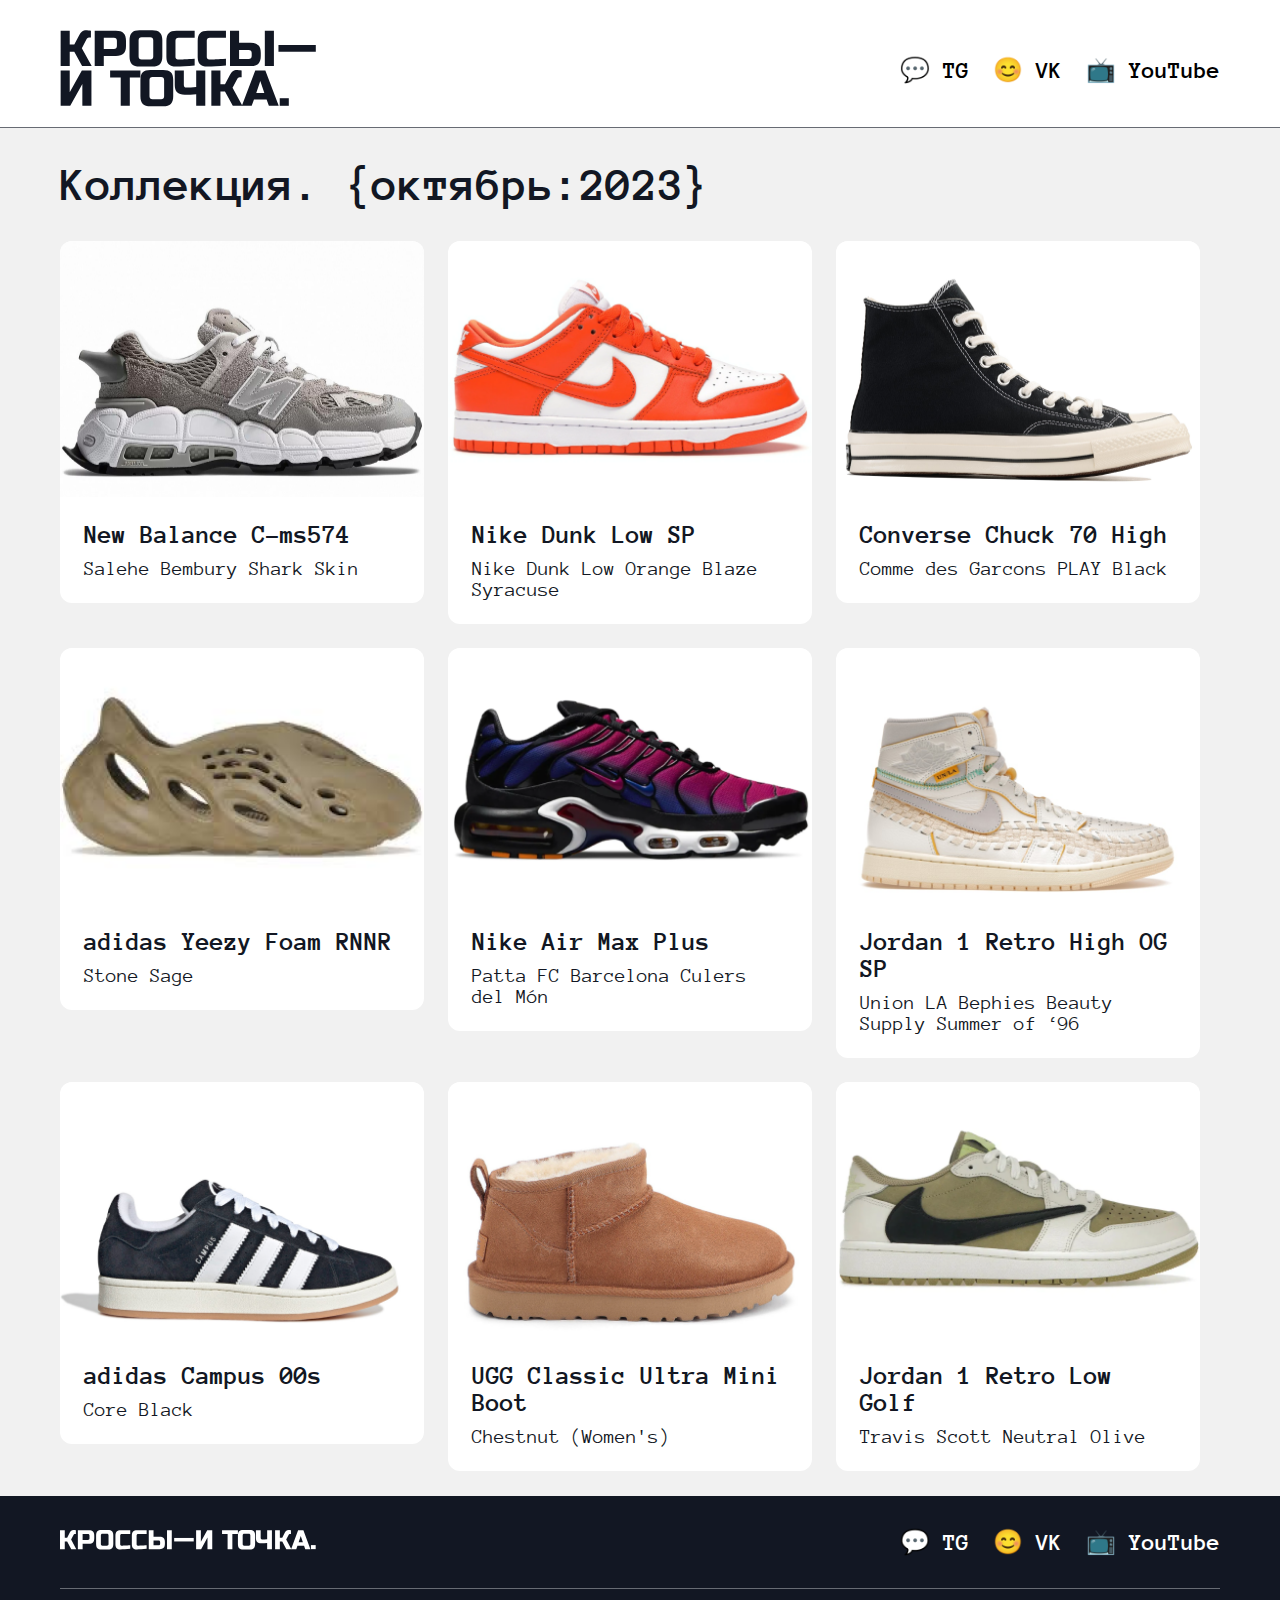
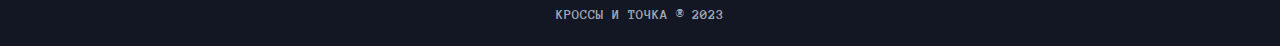
<file: index.html>
<!DOCTYPE html>
<html lang="ru">
  <head>
    <meta charset="UTF-8" />
    <meta name="danila_the_best" content="width=device-width, initial-scale=1.0" />
    <title>Кроссы — и точка</title>
    <link rel="stylesheet" href="./style.css" />
  </head>
  <body>
    <header class="header__main">
      <div class="width__container">
        <div class="header__content">
          <a href="#" class="header__logo">
            <img src="./detail/images/header_logo.svg" alt="Главная Страница"/>
          </a>

          <nav>
            <ul class="header__nav">
              <li class="header__nav_link"><a href="#">💬 TG</a></li>
              <li class="header__nav_link"><a href="#">😊 VK</a></li>
              <li class="header__nav_link"><a href="#">📺 YouTube</a></li>
            </ul>
          </nav>
        </div>
      </div>
    </header>

    <div class="width__container">
      <h2 class="subtitle">Коллекция. {октябрь:2023}</h2>

      <main class="sneaker__container">
        <a
          class="sneaker__detail-link"
          href="./crossy/New Balance C-ms574.html"
        >
          <div class="sneaker__card">
            <img
              alt="New Balance C-ms574"
              src="./detail/images/shoes/New Balance C-ms574.png"
              class="sneaker__image"
            />
            <div class="sneaker__name">
              <h3 class="sneaker__title">New Balance C-ms574</h3>
              <p class="sneaker__text">Salehe Bembury Shark Skin</p>
            </div>
          </div>
        </a>
        <a class="sneaker__detail-link" href="./crossy/Nike Dunk Low SP.html">
          <div class="sneaker__card">
            <img
              alt="Nike Dunk Low SP"
              src="./detail/images/shoes/Nike Dunk Low SP.png"
              class="sneaker__image"
            />
            <div class="sneaker__name">
              <h3 class="sneaker__title">Nike Dunk Low SP</h3>
              <p class="sneaker__text">Nike Dunk Low Orange Blaze Syracuse</p>
            </div>
          </div>
        </a>
        <a
          class="sneaker__detail-link"
          href="./crossy/Converse Chuck 70 High.html"
        >
          <div class="sneaker__card">
            <img
              alt="Converse Chuck 70 Hi"
              src="./detail/images/shoes/Converse Chuck 70 High.png"
              class="sneaker__image"
            />
            <div class="sneaker__name">
              <h3 class="sneaker__title">Converse Chuck 70 High</h3>
              <p class="sneaker__text">Comme des Garcons PLAY Black</p>
            </div>
          </div>
        </a>
        <div class="sneaker__card">
          <img
            alt="adidas Yeezy Foam RNNR"
            src="./detail/images/shoes/adidas Yeezy Foam RNNR.png"
            class="sneaker__image"
          />
          <div class="sneaker__name">
            <h3 class="sneaker__title">adidas Yeezy Foam RNNR</h3>
            <p class="sneaker__text">Stone Sage</p>
          </div>
        </div>
        <div class="sneaker__card">
          <img
            alt="Nike Air Max Plus"
            src="./detail/images/shoes/Nike Air Max Plus.png"
            class="sneaker__image"
          />
          <div class="sneaker__name">
            <h3 class="sneaker__title">Nike Air Max Plus</h3>
            <p class="sneaker__text">Patta FC Barcelona Culers del Món</p>
          </div>
        </div>
        <div class="sneaker__card">
          <img
            alt="Jordan 1 Retro High OG SP"
            src="./detail/images/shoes/Jordan 1 Retro High OG SP.png"
            class="sneaker__image"
          />
          <div class="sneaker__name">
            <h3 class="sneaker__title">Jordan 1 Retro High OG SP</h3>
            <p class="sneaker__text">
              Union LA Bephies Beauty Supply Summer of ‘96
            </p>
          </div>
        </div>
        <div class="sneaker__card">
          <img
            alt="adidas Campus 00s"
            src="./detail/images/shoes/adidas Campus 00s.png"
            class="sneaker__image"
          />
          <div class="sneaker__name">
            <h3 class="sneaker__title">adidas Campus 00s</h3>
            <p class="sneaker__text">Core Black</p>
          </div>
        </div>

        <div class="sneaker__card">
          <img
            alt="UGG Classic Ultra Mini Boot"
            src="./detail/images/shoes/UGG Classic Ultra Mini Boot.png"
            class="sneaker__image"
          />
          <div class="sneaker__name">
            <h3 class="sneaker__title">UGG Classic Ultra Mini Boot</h3>
            <p class="sneaker__text">Chestnut (Women's)</p>
          </div>
        </div>

        <div class="sneaker__card">
          <img
            alt="Jordan 1 Retro Low Golf"
            src="./detail/images/shoes/Jordan 1 Retro Low Golf.png"
            class="sneaker__image"
          />
          <div class="sneaker__name">
            <h3 class="sneaker__title">Jordan 1 Retro Low Golf</h3>
            <p class="sneaker__text">Travis Scott Neutral Olive</p>
          </div>
        </div>
      </main>
    </div>

    <footer class="footer__main">
      <div class="width__container">
        <div class="footer__content">
          <a href="#" class="footer_logo"
            ><img src="./detail/images/footer_logo.svg" alt="Главная Страница"
          /></a>

          <nav>
            <ul class="footer__nav">
              <li class="footer__nav_link"><a href="#">💬 TG</a></li>
              <li class="footer__nav_link"><a href="#">😊 VK</a></li>
              <li class="footer__nav_link"><a href="#">📺 YouTube</a></li>
            </ul>
          </nav>
        </div>

        <div class="footer__devider"></div>
      </div>

      <div class="footer__copy">
        <p>КРОССЫ И ТОЧКА ® 2023</p>
      </div>
    </footer>
  </body>
</html>
</file>
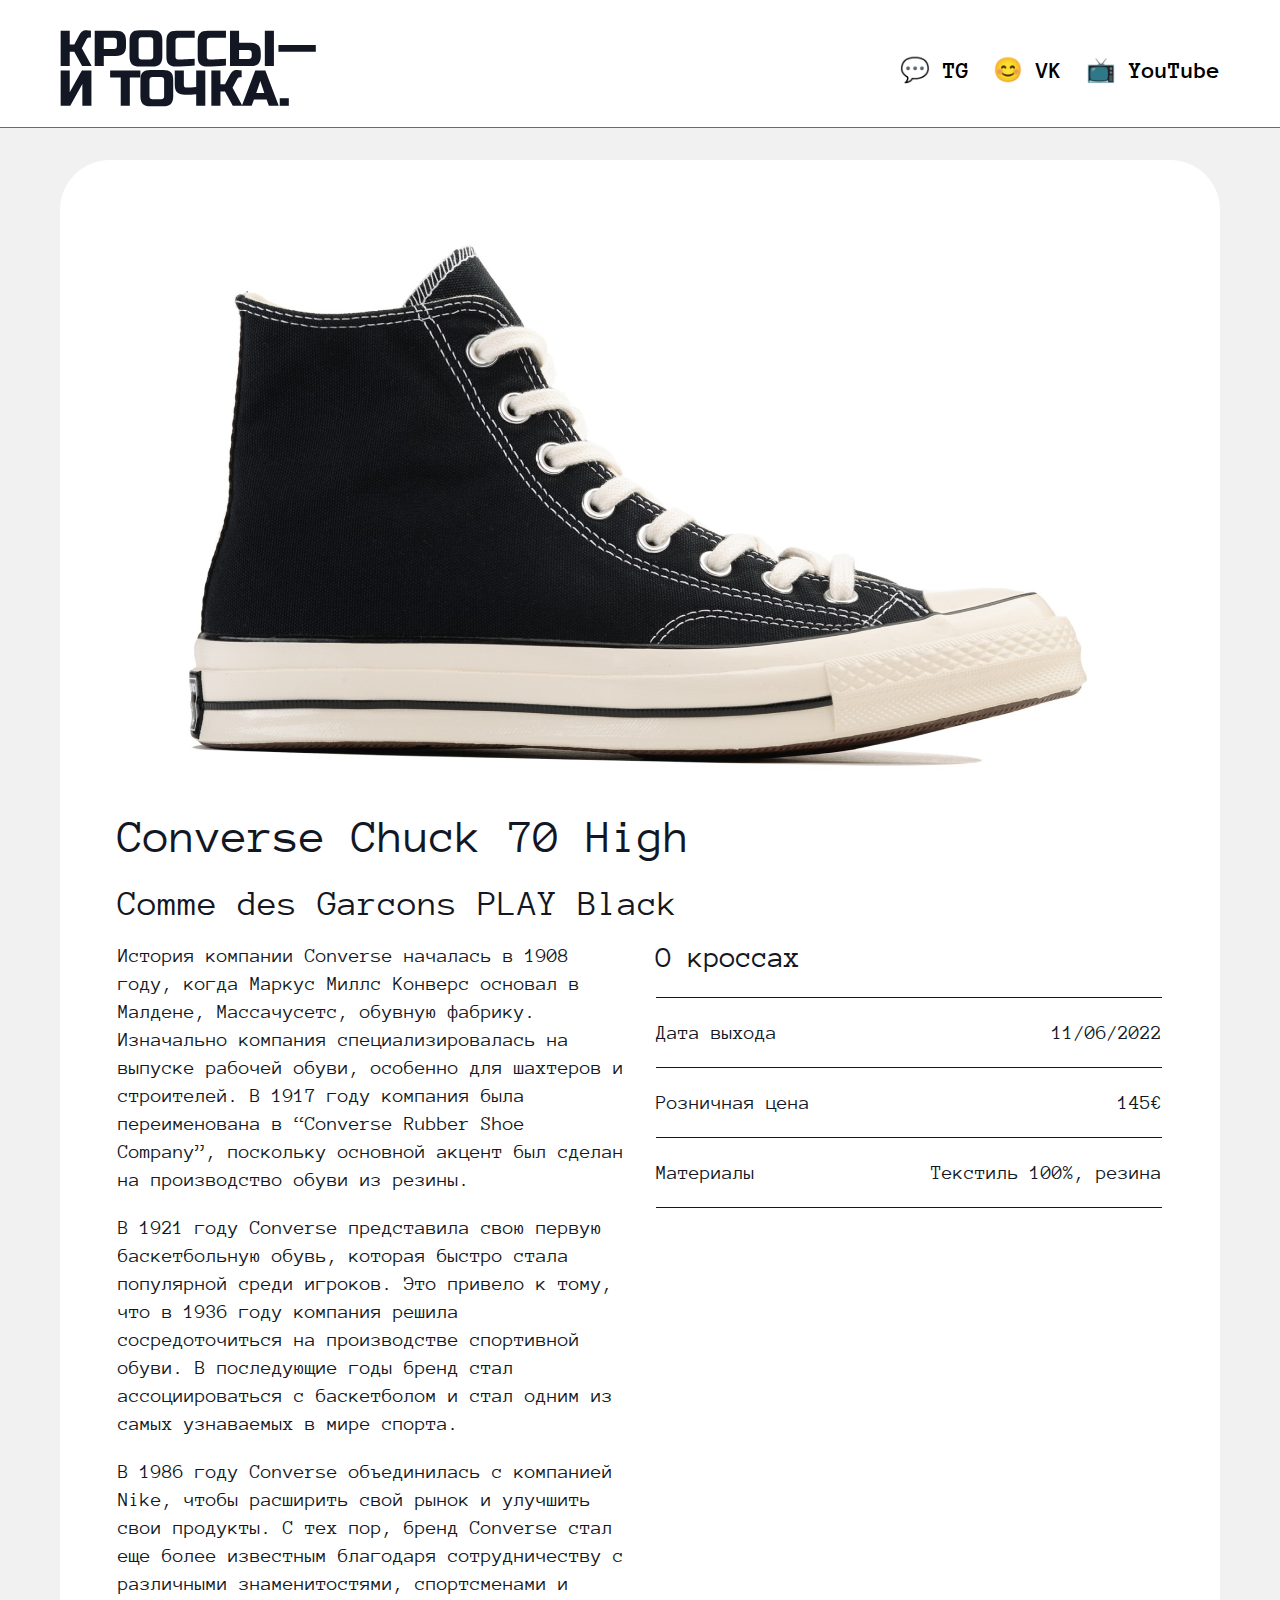
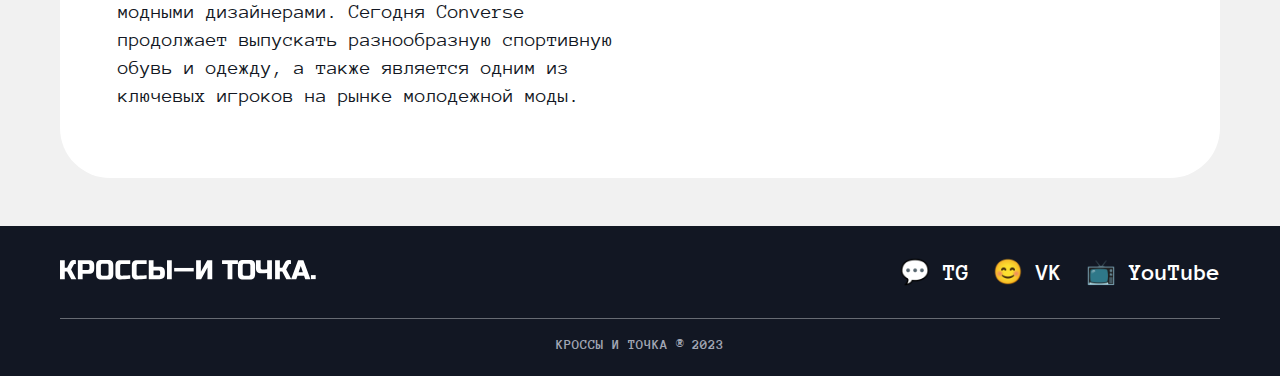
<file: crossy/Converse Chuck 70 High.html>
<!DOCTYPE html>
<html lang="en">
  <head>
    <meta charset="UTF-8" />
    <meta name="viewport" content="width=device-width, initial-scale=1.0" />
    <title>Nike Dunk Low SP</title>
    <link rel="stylesheet" href="../style.css" />
  </head>

  <body>
    <header class="header__main">
      <div class="width__container">
        <div class="header__content">
          <a href="../index.html" class="header__logo"
            ><img src="../detail/images/header_logo.svg" alt="Главная Страница"
          /></a>

          <nav>
            <ul class="header__nav">
              <li class="header__nav_link"><a href="#">💬 TG</a></li>
              <li class="header__nav_link"><a href="#">😊 VK</a></li>
              <li class="header__nav_link"><a href="#">📺 YouTube</a></li>
            </ul>
          </nav>
        </div>
      </div>
    </header>

    <main>
      <div class="width__container">
        <div class="sneaker__details">
          <div class="width__container__details">
            <img
              alt="Converse Chuck 70 High"
              src="../detail/images/shoes/large/Converse Chuck 70 High.png"
              class="sneaker__detail__image"
            />
            <div class="sneaker__detail__name">
              <h3 class="sneaker__detail__title">Converse Chuck 70 High</h3>
              <p class="sneaker__detail__text">Comme des Garcons PLAY Black</p>
            </div>
            <div class="sneaker__detail_container">
              <div class="sneaker__detail_description">
                <p class="sneaker__detail_description-text">
                  История компании Converse началась в 1908 году, когда Маркус
                  Миллс Конверс основал в Малдене, Массачусетс, обувную фабрику.
                  Изначально компания специализировалась на выпуске рабочей
                  обуви, особенно для шахтеров и строителей. В 1917 году
                  компания была переименована в “Converse Rubber Shoe Company”,
                  поскольку основной акцент был сделан на производство обуви из
                  резины.
                </p>
                <p class="sneaker__detail_description-text">
                  В 1921 году Converse представила свою первую баскетбольную
                  обувь, которая быстро стала популярной среди игроков. Это
                  привело к тому, что в 1936 году компания решила
                  сосредоточиться на производстве спортивной обуви. В
                  последующие годы бренд стал ассоциироваться с баскетболом и
                  стал одним из самых узнаваемых в мире спорта.
                </p>
                <p class="sneaker__detail_description-text">
                  В 1986 году Converse объединилась с компанией Nike, чтобы
                  расширить свой рынок и улучшить свои продукты. С тех пор,
                  бренд Converse стал еще более известным благодаря
                  сотрудничеству с различными знаменитостями, спортсменами и
                  модными дизайнерами. Сегодня Converse продолжает выпускать
                  разнообразную спортивную обувь и одежду, а также является
                  одним из ключевых игроков на рынке молодежной моды.
                </p>
              </div>
              <div class="sneaker__detail_about">
                <h3 class="sneaker__detail_about-header">О кроссах</h3>
                <div class="sneaker__detail_about-item">
                  <p class="sneaker__detail_about-item_title">Дата выхода</p>
                  <p class="sneaker__detail_about-item_value">11/06/2022</p>
                </div>
                <div class="sneaker__detail_about-item">
                  <p class="sneaker__detail_about-item_title">Розничная цена</p>
                  <p class="sneaker__detail_about-item_value">145€</p>
                </div>
                <div class="sneaker__detail_about-item">
                  <p class="sneaker__detail_about-item_title">Материалы</p>
                  <p class="sneaker__detail_about-item_value">
                    Текстиль 100%, резина
                  </p>
                </div>
              </div>
            </div>
          </div>
        </div>
      </div>
    
    
    </main>

    <footer class="footer__main">
      <div class="width__container">
        <div class="footer__content">
          <a href="../index.html" class="footer_logo"
            ><img src="../detail/images/footer_logo.svg" alt="Главная Страница"
          /></a>

          <nav>
            <ul class="footer__nav">
              <li class="footer__nav_link"><a href="#">💬 TG</a></li>
              <li class="footer__nav_link"><a href="#">😊 VK</a></li>
              <li class="footer__nav_link"><a href="#">📺 YouTube</a></li>
            </ul>
          </nav>
        </div>

        <div class="footer__devider"></div>
      </div>

      <div class="footer__copy">
        <p>КРОССЫ И ТОЧКА ® 2023</p>
      </div>
    </footer>
  </body>
</html>
</file>
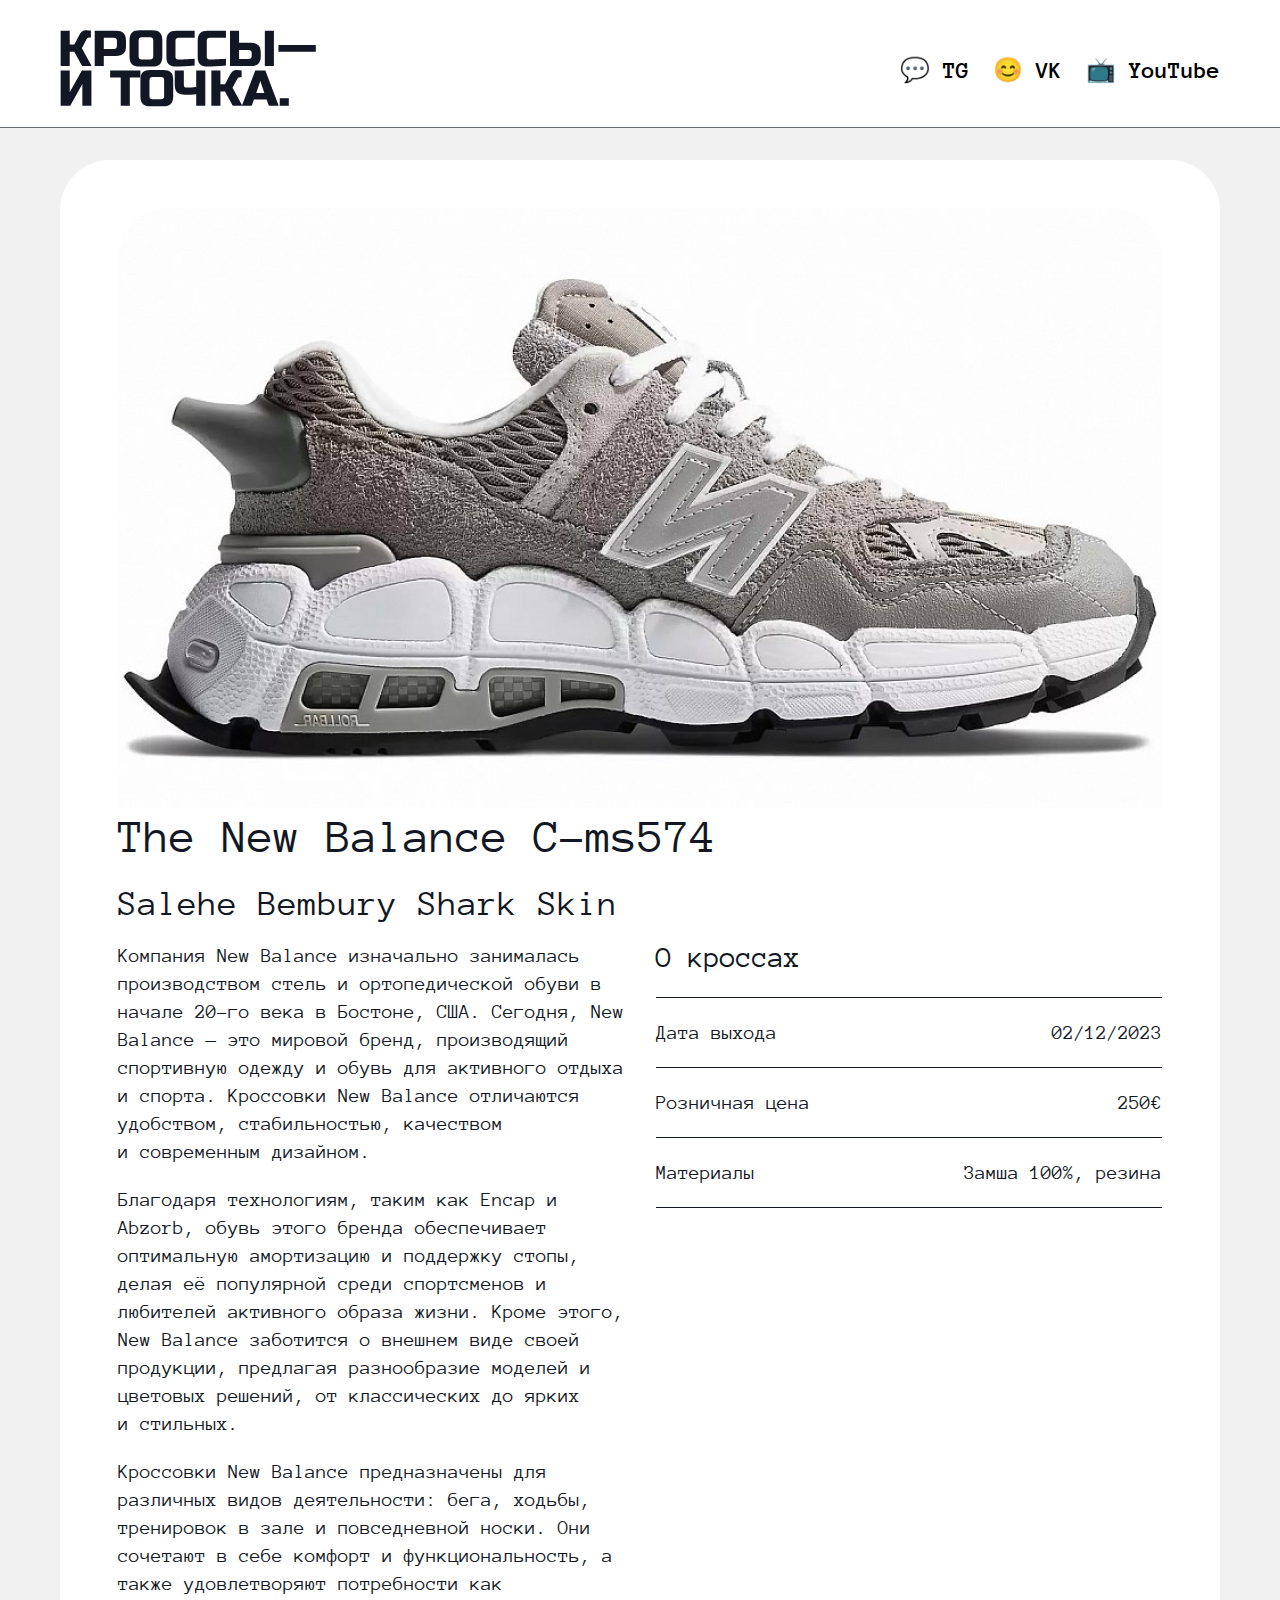
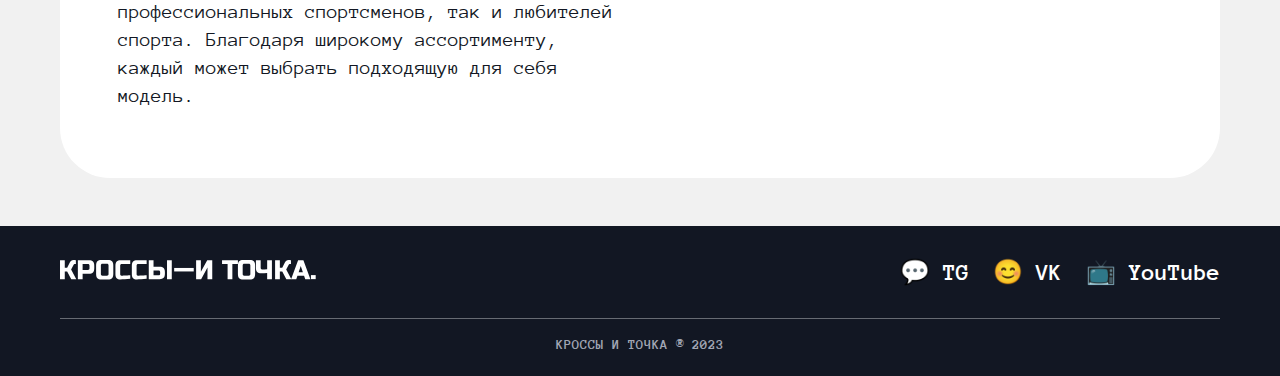
<file: crossy/New Balance C-ms574.html>
<!DOCTYPE html>
<html lang="ru">
  <head>
    <meta charset="UTF-8" />
    <meta name="viewport" content="width=device-width, initial-scale=1.0" />
    <title>Nike Dunk Low SP</title>
    <link rel="stylesheet" href="../style.css" />
  </head>
  <body>
    <header class="header__main">
      <div class="width__container">
        <div class="header__content">
          <a href="../index.html" class="header__logo"
            ><img src="../detail/images/header_logo.svg" alt="Главная Страница"
          /></a>

          <nav>
            <ul class="header__nav">
              <li class="header__nav_link"><a href="#">💬 TG</a></li>
              <li class="header__nav_link"><a href="#">😊 VK</a></li>
              <li class="header__nav_link"><a href="#">📺 YouTube</a></li>
            </ul>
          </nav>
        </div>
      </div>
    </header>

    <main>
      <div class="width__container">
        <div class="sneaker__details">
          <div class="width__container__details">
            <img
              alt="The New Balance C-ms574"
              src="../detail/images/shoes/large/New Balance C-ms574.png"
              class="sneaker__detail__image"
            />
            <div class="sneaker__detail__name">
              <h3 class="sneaker__detail__title">The New Balance C-ms574</h3>
              <p class="sneaker__detail__text">Salehe Bembury Shark Skin</p>
            </div>
            <div class="sneaker__detail_container">
              <div class="sneaker__detail_description">
                <p class="sneaker__detail_description-text">
                  Компания New Balance изначально занималась производством стель
                  и ортопедической обуви в начале 20-го века в Бостоне, США.
                  Сегодня, New Balance — это мировой бренд, производящий
                  спортивную одежду и обувь для активного отдыха и спорта.
                  Кроссовки New Balance отличаются удобством, стабильностью,
                  качеством и современным дизайном.
                </p>
                <p class="sneaker__detail_description-text">
                  Благодаря технологиям, таким как Encap и Abzorb, обувь этого
                  бренда обеспечивает оптимальную амортизацию и поддержку стопы,
                  делая её популярной среди спортсменов и любителей активного
                  образа жизни. Кроме этого, New Balance заботится о внешнем
                  виде своей продукции, предлагая разнообразие моделей и
                  цветовых решений, от классических до ярких и стильных.
                </p>
                <p class="sneaker__detail_description-text">
                  Кроссовки New Balance предназначены для различных видов
                  деятельности: бега, ходьбы, тренировок в зале и повседневной
                  носки. Они сочетают в себе комфорт и функциональность, а также
                  удовлетворяют потребности как профессиональных спортсменов,
                  так и любителей спорта. Благодаря широкому ассортименту,
                  каждый может выбрать подходящую для себя модель.
                </p>
              </div>
              <div class="sneaker__detail_about">
                <h3 class="sneaker__detail_about-header">О кроссах</h3>
                <div class="sneaker__detail_about-item">
                  <p class="sneaker__detail_about-item_title">Дата выхода</p>
                  <p class="sneaker__detail_about-item_value">02/12/2023</p>
                </div>
                <div class="sneaker__detail_about-item">
                  <p class="sneaker__detail_about-item_title">Розничная цена</p>
                  <p class="sneaker__detail_about-item_value">250€</p>
                </div>
                <div class="sneaker__detail_about-item">
                  <p class="sneaker__detail_about-item_title">Материалы</p>
                  <p class="sneaker__detail_about-item_value">
                    Замша 100%, резина
                  </p>
                </div>
              </div>
            </div>
          </div>
        </div>
      </div>
    </main>

    <footer class="footer__main">
      <div class="width__container">
        <div class="footer__content">
          <a href="../index.html" class="footer_logo"
            ><img src="../detail/images/footer_logo.svg" alt="Главная Страница"
          /></a>

          <nav>
            <ul class="footer__nav">
              <li class="footer__nav_link"><a href="#">💬 TG</a></li>
              <li class="footer__nav_link"><a href="#">😊 VK</a></li>
              <li class="footer__nav_link"><a href="#">📺 YouTube</a></li>
            </ul>
          </nav>
        </div>

        <div class="footer__devider"></div>
      </div>

      <div class="footer__copy">
        <p>КРОССЫ И ТОЧКА ® 2023</p>
      </div>
    </footer>
  </body>
</html>
</file>
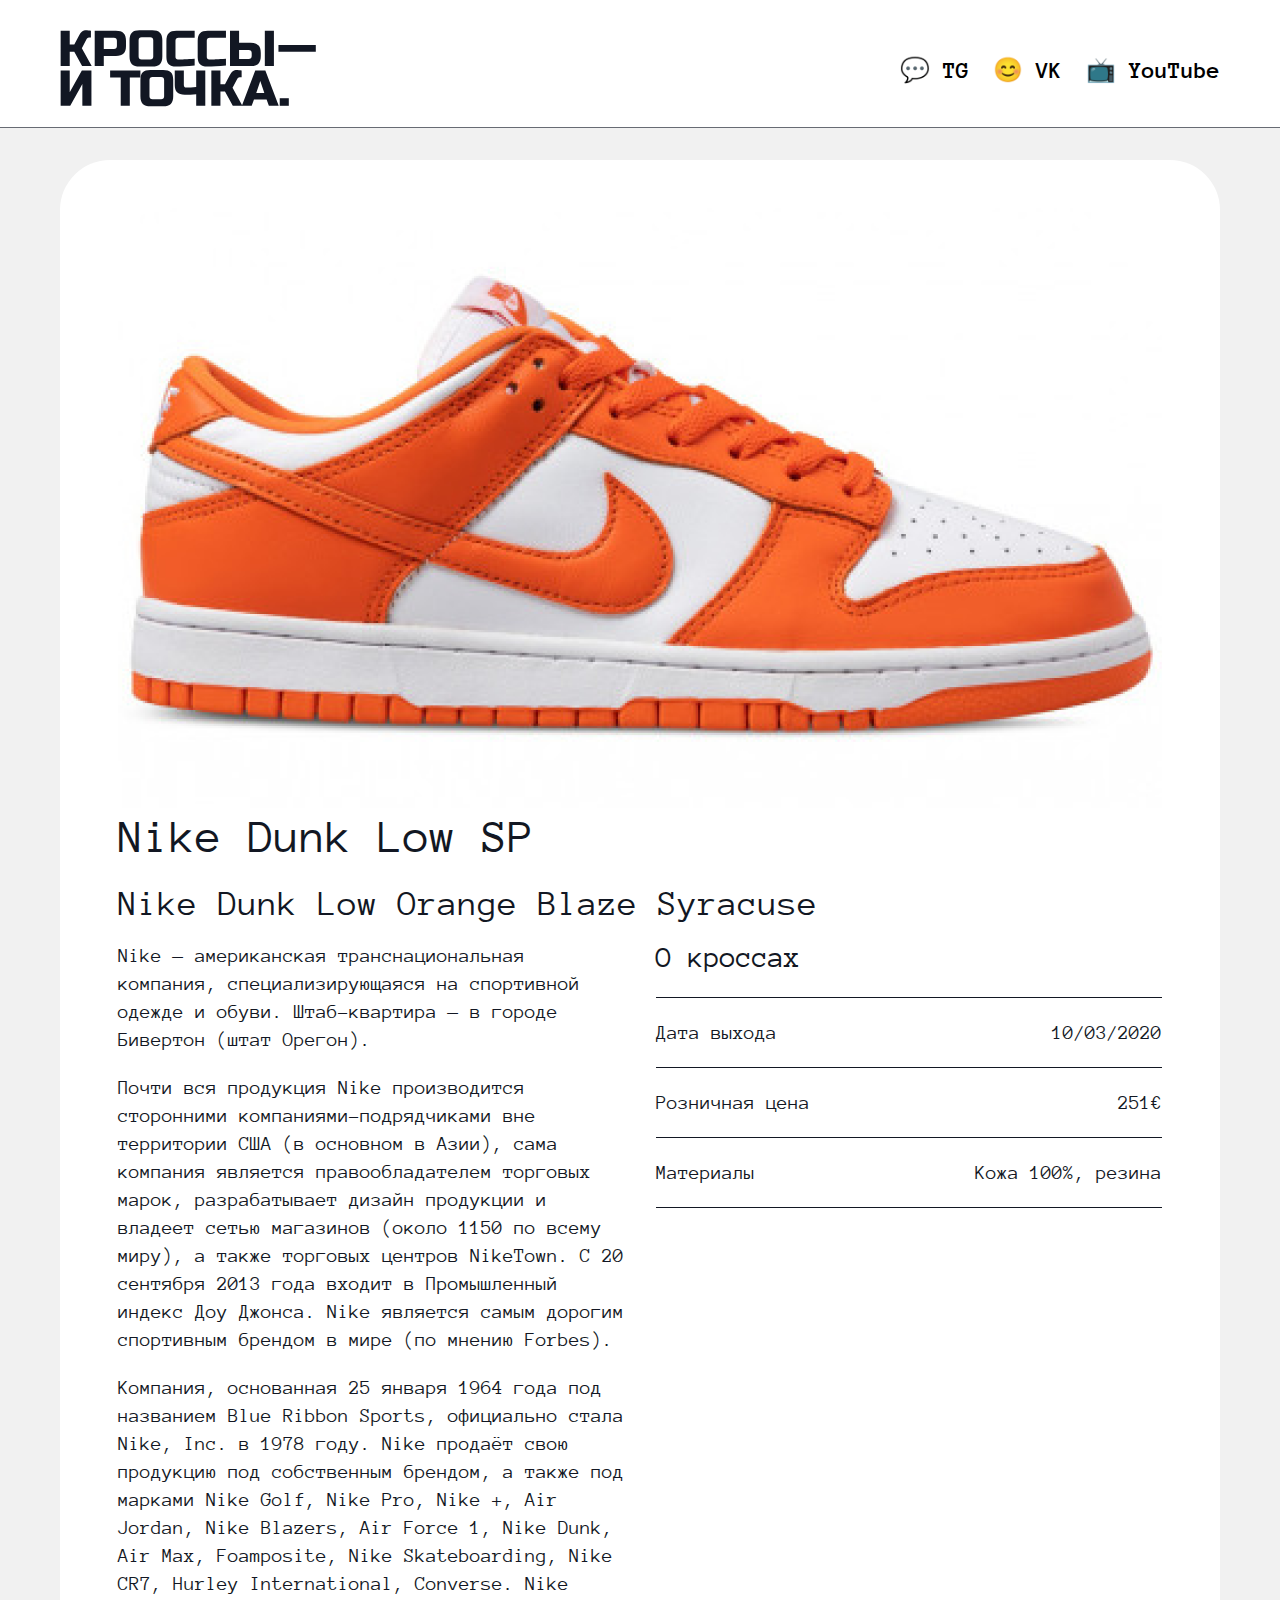
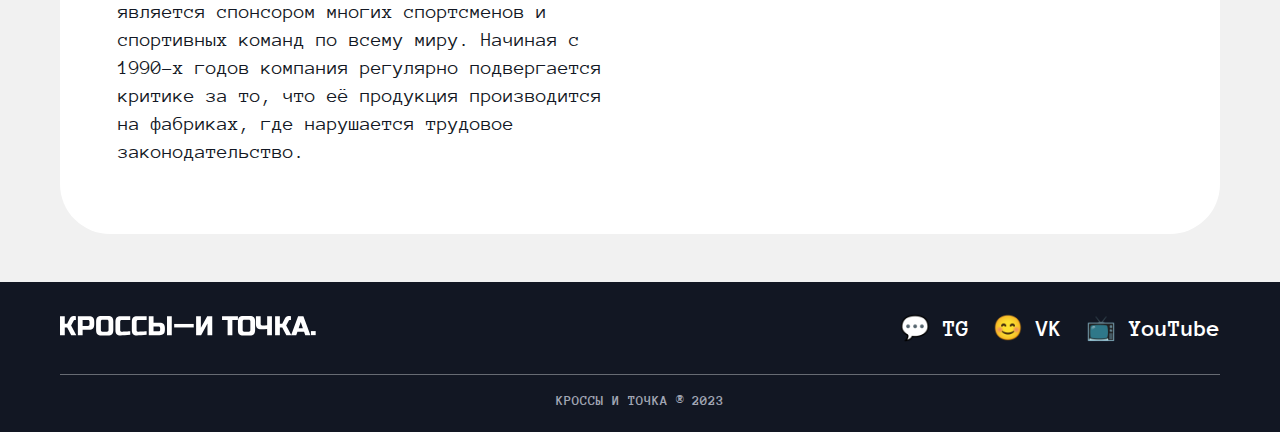
<file: crossy/Nike Dunk Low SP.html>
<!DOCTYPE html>
<html lang="en">
  <head>
    <meta charset="UTF-8" />
    <meta name="viewport" content="width=device-width, initial-scale=1.0" />
    <title>Nike Dunk Low SP</title>
    <link rel="stylesheet" href="../style.css" />
  </head>

  <body>
    <header class="header__main">
      <div class="width__container">
        <div class="header__content">
          <a href="../index.html" class="header__logo"
            ><img src="../detail/images/header_logo.svg" alt="Главная Страница"
          /></a>

          <nav>
            <ul class="header__nav">
              <li class="header__nav_link"><a href="#">💬 TG</a></li>
              <li class="header__nav_link"><a href="#">😊 VK</a></li>
              <li class="header__nav_link"><a href="#">📺 YouTube</a></li>
            </ul>
          </nav>
        </div>
      </div>
    </header>

    <main>
      <div class="width__container">
        <div class="sneaker__details">
          <div class="width__container__details">
            <img
              alt="Nike Dunk Low SP"
              src="../detail/images/shoes/large/Nike Dunk Low SP.png"
              class="sneaker__detail__image"
            />
            <div class="sneaker__detail__name">
              <h3 class="sneaker__detail__title">Nike Dunk Low SP</h3>
              <p class="sneaker__detail__text">
                Nike Dunk Low Orange Blaze Syracuse
              </p>
            </div>
            <div class="sneaker__detail_container">
              <div class="sneaker__detail_description">
                <p class="sneaker__detail_description-text">
                  Nike — американская транснациональная компания,
                  специализирующаяся на спортивной одежде и обуви. Штаб-квартира
                  — в городе Бивертон (штат Орегон).
                </p>
                <p class="sneaker__detail_description-text">
                  Почти вся продукция Nike производится сторонними
                  компаниями-подрядчиками вне территории США (в основном в
                  Азии), сама компания является правообладателем торговых марок,
                  разрабатывает дизайн продукции и владеет сетью магазинов
                  (около 1150 по всему миру), а также торговых центров NikeTown.
                  С 20 сентября 2013 года входит в Промышленный индекс Доу
                  Джонса. Nike является самым дорогим спортивным брендом в мире
                  (по мнению Forbes).
                </p>
                <p class="sneaker__detail_description-text">
                  Компания, основанная 25 января 1964 года под названием Blue
                  Ribbon Sports, официально стала Nike, Inc. в 1978 году. Nike
                  продаёт свою продукцию под собственным брендом, а также под
                  марками Nike Golf, Nike Pro, Nike +, Air Jordan, Nike Blazers,
                  Air Force 1, Nike Dunk, Air Max, Foamposite, Nike
                  Skateboarding, Nike CR7, Hurley International, Converse. Nike
                  является спонсором многих спортсменов и спортивных команд по
                  всему миру. Начиная с 1990-х годов компания регулярно
                  подвергается критике за то, что её продукция производится на
                  фабриках, где нарушается трудовое законодательство.
                </p>
              </div>
              <div class="sneaker__detail_about">
                <h3 class="sneaker__detail_about-header">О кроссах</h3>
                <div class="sneaker__detail_about-item">
                  <p class="sneaker__detail_about-item_title">Дата выхода</p>
                  <p class="sneaker__detail_about-item_value">10/03/2020</p>
                </div>
                <div class="sneaker__detail_about-item">
                  <p class="sneaker__detail_about-item_title">Розничная цена</p>
                  <p class="sneaker__detail_about-item_value">251€</p>
                </div>
                <div class="sneaker__detail_about-item">
                  <p class="sneaker__detail_about-item_title">Материалы</p>
                  <p class="sneaker__detail_about-item_value">
                    Кожа 100%, резина
                  </p>
                </div>
              </div>
            </div>
          </div>
        </div>
      </div>
    </main>

    <footer class="footer__main">
      <div class="width__container">
        <div class="footer__content">
          <a href="../index.html" class="footer_logo"
            ><img src="../detail/images/footer_logo.svg" alt="Главная Страница"
          /></a>

          <nav>
            <ul class="footer__nav">
              <li class="footer__nav_link"><a href="#">💬 TG</a></li>
              <li class="footer__nav_link"><a href="#">😊 VK</a></li>
              <li class="footer__nav_link"><a href="#">📺 YouTube</a></li>
            </ul>
          </nav>
        </div>

        <div class="footer__devider"></div>
      </div>

      <div class="footer__copy">
        <p>КРОССЫ И ТОЧКА ® 2023</p>
      </div>
    </footer>
  </body>
</html>
</file>
<file: style.css>
@font-face {
  font-family: "Anonymous Pro";
  src: url(./detail/fonts/AnonymousPro-Bold.ttf);
  font-style: normal;
  display: swap;
  font-weight: 700;
}

@font-face {
  font-family: "Anonymous Pro";
  src: url(./detail/fonts/AnonymousPro-Regular.ttf);
  font-style: normal;
  display: swap;
  font-weight: 400;
}

* {
  margin: 0;
  padding: 0;
}

.width__container {
  max-width: 1160px;
  margin: auto;
}

body {
  background: #f1f1f1;
  color: #121723;
}

h1 {
  font-family: "Anonymous Pro", sans-serif;
  font-size: 56px;
}

h2 {
  font-family: "Anonymous Pro", sans-serif;
  font-size: 48px;
}

h3 {
  font-family: "Anonymous Pro", sans-serif;
  font-size: 26px;
}

p {
  font-family: "Anonymous Pro", sans-serif;
  font-size: 14px;
}

/* Header and Footer */

.header__main {
  background: #fff;
  padding: 30px 0 16px;
  border-bottom: solid 1px #676B73;
}

.header__content {
  display: flex;
  justify-content: space-between;
  align-items: center;
}

.header__logo img {
  width: 256px;
}

.header__nav {
  font-family: "Anonymous Pro", sans-serif;
  font-weight: 700;
  display: flex;
  font-size: 24px;
  gap: 24px;
  list-style-type: none;
}

.header__nav_link a {
  text-decoration: none;
  color: #000;
} 

.footer__main {
  background: #121723;
  padding: 32px 0 24px;
  margin-top: 25px;
}

.footer__content {
  display: flex;
  justify-content: space-between;
  align-items: center;
}

.footer_logo img {
  width: 256px;
}

.footer__nav {
  font-family: "Anonymous Pro", sans-serif;
  font-weight: 700;
  display: flex;
  font-size: 24px;
  gap: 24px;
  list-style-type: none;
}

.footer__nav_link a {
  color: #fff;
  text-decoration: none;
}

.footer__devider {
  background: #676B73;
  height: 1px;
  margin: 32px auto 18px;
}

.footer__copy {
  color: #a1a6b4;
  text-align: center;
  font-weight: 700;
  font-size: 16px;
}



.subtitle {
  color: #121723;
  margin: 32px auto;
  font-weight: 700;
}

.sneaker__container {
  display: flex;
  flex-wrap: wrap;
  gap: 24px;
}

.sneaker__card {
  color: #121723;
  border-radius: 12px;
  max-width: 364px;
  box-sizing: border-box;
}

.sneaker__container a {
  text-decoration: none;
}

.sneaker__image {
  display: block;

  max-width: 364px;
  background-color: #fff;
  border-radius: 12px 12px 0px 0px;
  height: 256px;
}

.sneaker__name {
  background-color: #fff;
  border-radius: 0 0 12px 12px;
  padding: 24px;
}

.sneaker__name h3 {
  font-weight: 700;
  margin-bottom: 10px;
}

.sneaker__name p {
  font-size: 20px;
}

.sneaker__detail-link {
  transition: transform .25s ease-in-out;
}

.sneaker__detail-link:where(:hover, :focus){
  transform: translateY(-10px);
}

.sneaker__detail-link .sneaker__card {
  transition: box-shadow .25s ease-in-out;
}

.sneaker__detail-link:where(:hover, :focus) .sneaker__card {
  box-shadow: 0px 4px 4px 0px rgba(0, 0, 0, 0.25);
}



.sneaker__details {
  background-color: #fff;
  border-radius: 50px;
  box-sizing: border-box;
  margin: 32px auto 48px;
}

.width__container__details {
  max-width: 1044px;
  margin: 0 auto;
  padding: 48px;
}

.sneaker__details img {
  width: 1044px;
  border-radius: 50px 50px 0px 0px;
}

.sneaker__detail__title {
  margin-bottom: 24px;
  font-weight: 400;
}

.sneaker__detail__title {
  font-size: 48px;
}

.sneaker__detail__text {
  font-size: 36px;
}

.sneaker__detail_container {
  display: flex;
  gap: 32px;
}

.sneaker__detail_about, .sneaker__detail_description {
  width: 506px;
}

.sneaker__detail_description-text {
  font-family: Anonymous Pro;
  font-size: 20px;
  font-style: normal;
  font-weight: 400;
  line-height: 28px;

  /* стандартные значения margin для параграфа */
  margin-top: 1em; 
  margin-bottom: 1em;
}

.sneaker__detail_about-header {
  margin-top: 20px;
  font-size: 30px;
  font-weight: 400;
  padding-bottom: 24px;
  border-bottom: solid 1px #121723;
}

.sneaker__detail_about {
  display: flex;
  flex-direction: column;
  gap: 24px;
}

.sneaker__detail_about-item {
  display: flex;
  justify-content: space-between;
  padding-bottom: 24px;
  border-bottom: solid 1px #121723;
}

.sneaker__detail_about p {
  font-size: 20px;
}

@media screen and (max-width: 1200px) {
  .width__container {
    max-width: 764px;
  }
  .sneaker__details img {
    max-width: 700px; 
  }

}

@media screen and (max-width: 800px) {
  .width__container {
    max-width: 343px;
  }

  .header__main {
    padding: 24px 0;
  }

  .footer_logo img {
    width: 300px;
  }

  .footer__nav_link a, .header__nav_link a {
    font-size: 20px;
  }

  .sneaker__card {
    max-width: 343px;
  }

  .sneaker__image {
    max-width: 343px;
  }

  .header__content, .footer__content {
      flex-direction: column;
      gap: 24px;
  }

  .subtitle {
    font-size: 32px;
  }

  .width__container__details {
    padding: 24px;
    max-width: 295px;
  }

  .sneaker__details {
    border-radius: 12px;
  }

  .sneaker__details img {
      max-width: 295px; 
  }

  .sneaker__detail__title {
      font-size: 32px;
  }
  
  .sneaker__detail__text {
      font-size: 20px;
  }

  .sneaker__detail_container {
      flex-direction: column;
  }

  .sneaker__detail_about-header {
    margin-top: 0;
  }

  .sneaker__detail_about, .sneaker__detail_description {
      max-width: 295px;
  }

  .sneaker__detail_about p, .sneaker__detail_description p {
      font-size: 16px;
  }

}
</file>
